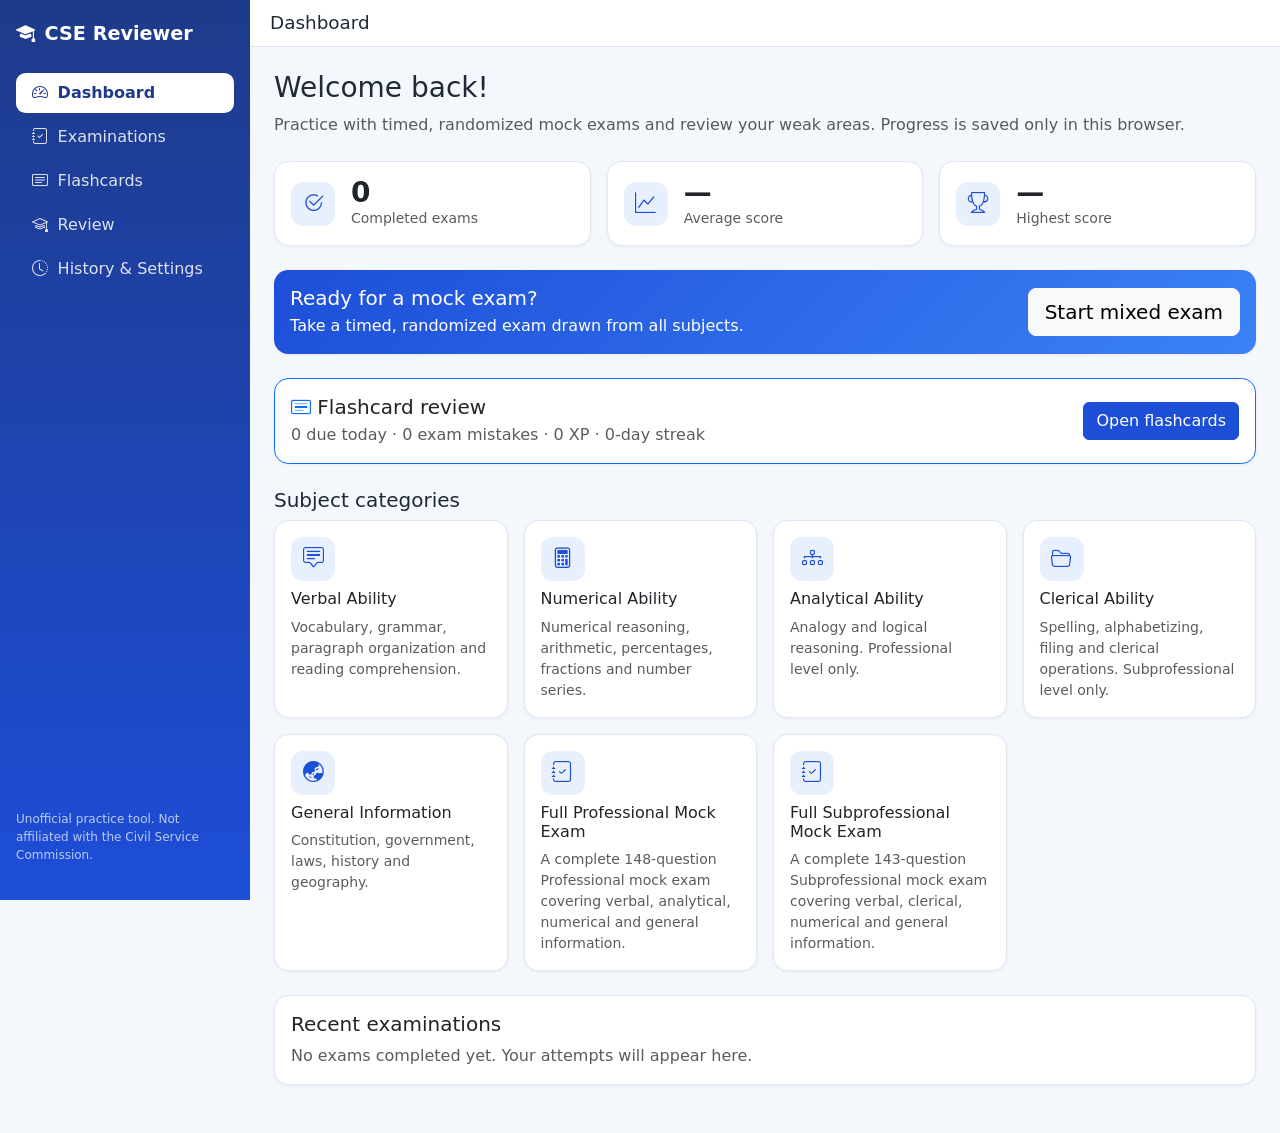
<file: index.html>
<!doctype html>
<html lang="en">
<head>
  <meta charset="utf-8">
  <meta name="viewport" content="width=device-width, initial-scale=1">
  <title>Dashboard · CSE Reviewer</title>
  <link href="https://cdn.jsdelivr.net/npm/bootstrap@5.3.3/dist/css/bootstrap.min.css" rel="stylesheet">
  <link href="https://cdn.jsdelivr.net/npm/bootstrap-icons@1.11.3/font/bootstrap-icons.min.css" rel="stylesheet">
  <link rel="stylesheet" href="assets/css/style.css">
  <link rel="stylesheet" href="assets/css/dashboard.css">
</head>
<body data-page="dashboard">
  <aside id="sidebar" class="sidebar" aria-label="Sidebar"></aside>
  <div class="main-area">
    <header class="topbar">
      <button id="menuToggle" class="btn btn-outline-primary d-lg-none" type="button" aria-label="Toggle navigation" aria-expanded="false"><i class="bi bi-list"></i></button>
      <h1>Dashboard</h1>
    </header>
    <main id="main" class="content">
      <section class="mb-4">
        <h2 class="h3">Welcome back!</h2>
        <p class="text-muted mb-0">Practice with timed, randomized mock exams and review your weak areas. Progress is saved only in this browser.</p>
      </section>
      <section class="row g-3 mb-4" id="stats" aria-label="Statistics"></section>
      <section class="mb-4" id="activeExam" aria-label="Start or continue an exam"></section>
      <section class="mb-4" id="flashcardSummary" aria-label="Flashcard review"></section>
      <section class="mb-4">
        <h2 class="h5">Subject categories</h2>
        <div class="row g-3" id="categories"></div>
      </section>
      <section class="card mb-4"><div class="card-body">
        <div class="d-flex justify-content-between align-items-center mb-2">
          <h2 class="h5 mb-0">Recent examinations</h2>
          <a id="recentLink" class="d-none small" href="history.html">View all</a>
        </div>
        <div id="recent"></div>
      </div></section>
    </main>
  </div>
  <script src="https://cdn.jsdelivr.net/npm/bootstrap@5.3.3/dist/js/bootstrap.bundle.min.js"></script>
  <script type="module" src="assets/js/app.js"></script>
</body>
</html>
</file>
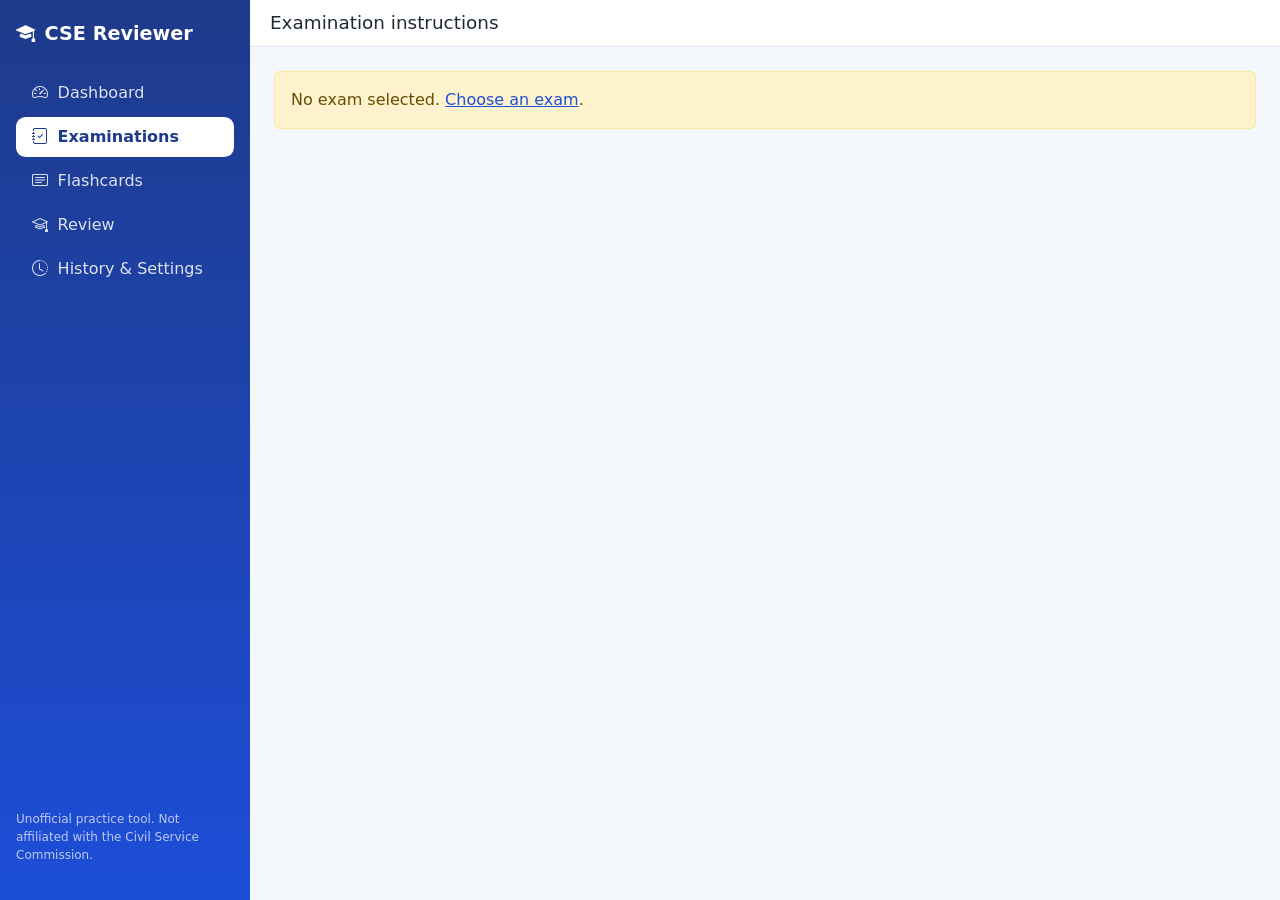
<file: exam-instructions.html>
<!doctype html>
<html lang="en">
<head>
  <meta charset="utf-8">
  <meta name="viewport" content="width=device-width, initial-scale=1">
  <title>Instructions · CSE Reviewer</title>
  <link href="https://cdn.jsdelivr.net/npm/bootstrap@5.3.3/dist/css/bootstrap.min.css" rel="stylesheet">
  <link href="https://cdn.jsdelivr.net/npm/bootstrap-icons@1.11.3/font/bootstrap-icons.min.css" rel="stylesheet">
  <link rel="stylesheet" href="assets/css/style.css">
  <link rel="stylesheet" href="assets/css/dashboard.css">
</head>
<body data-page="instructions" data-nav="exams">
  <aside id="sidebar" class="sidebar" aria-label="Sidebar"></aside>
  <div class="main-area">
    <header class="topbar">
      <button id="menuToggle" class="btn btn-outline-primary d-lg-none" type="button" aria-label="Toggle navigation" aria-expanded="false"><i class="bi bi-list"></i></button>
      <h1>Examination instructions</h1>
    </header>
    <main id="main" class="content">
      <div id="instructions"><div class="text-muted">Loading…</div></div>
    </main>
  </div>

  <div class="modal fade" id="startModal" tabindex="-1" aria-labelledby="startModalTitle" aria-hidden="true">
    <div class="modal-dialog modal-dialog-centered"><div class="modal-content">
      <div class="modal-header"><h2 class="modal-title h5" id="startModalTitle">Begin examination?</h2>
        <button type="button" class="btn-close" data-bs-dismiss="modal" aria-label="Close"></button></div>
      <div class="modal-body"><p id="startSummary"></p><p class="mb-0">The timer starts immediately and cannot be paused.</p></div>
      <div class="modal-footer">
        <button type="button" class="btn btn-outline-secondary" data-bs-dismiss="modal">Cancel</button>
        <button type="button" class="btn btn-primary" id="confirmStart">Yes, start now</button>
      </div>
    </div></div>
  </div>

  <script src="https://cdn.jsdelivr.net/npm/bootstrap@5.3.3/dist/js/bootstrap.bundle.min.js"></script>
  <script type="module" src="assets/js/app.js"></script>
</body>
</html>
</file>
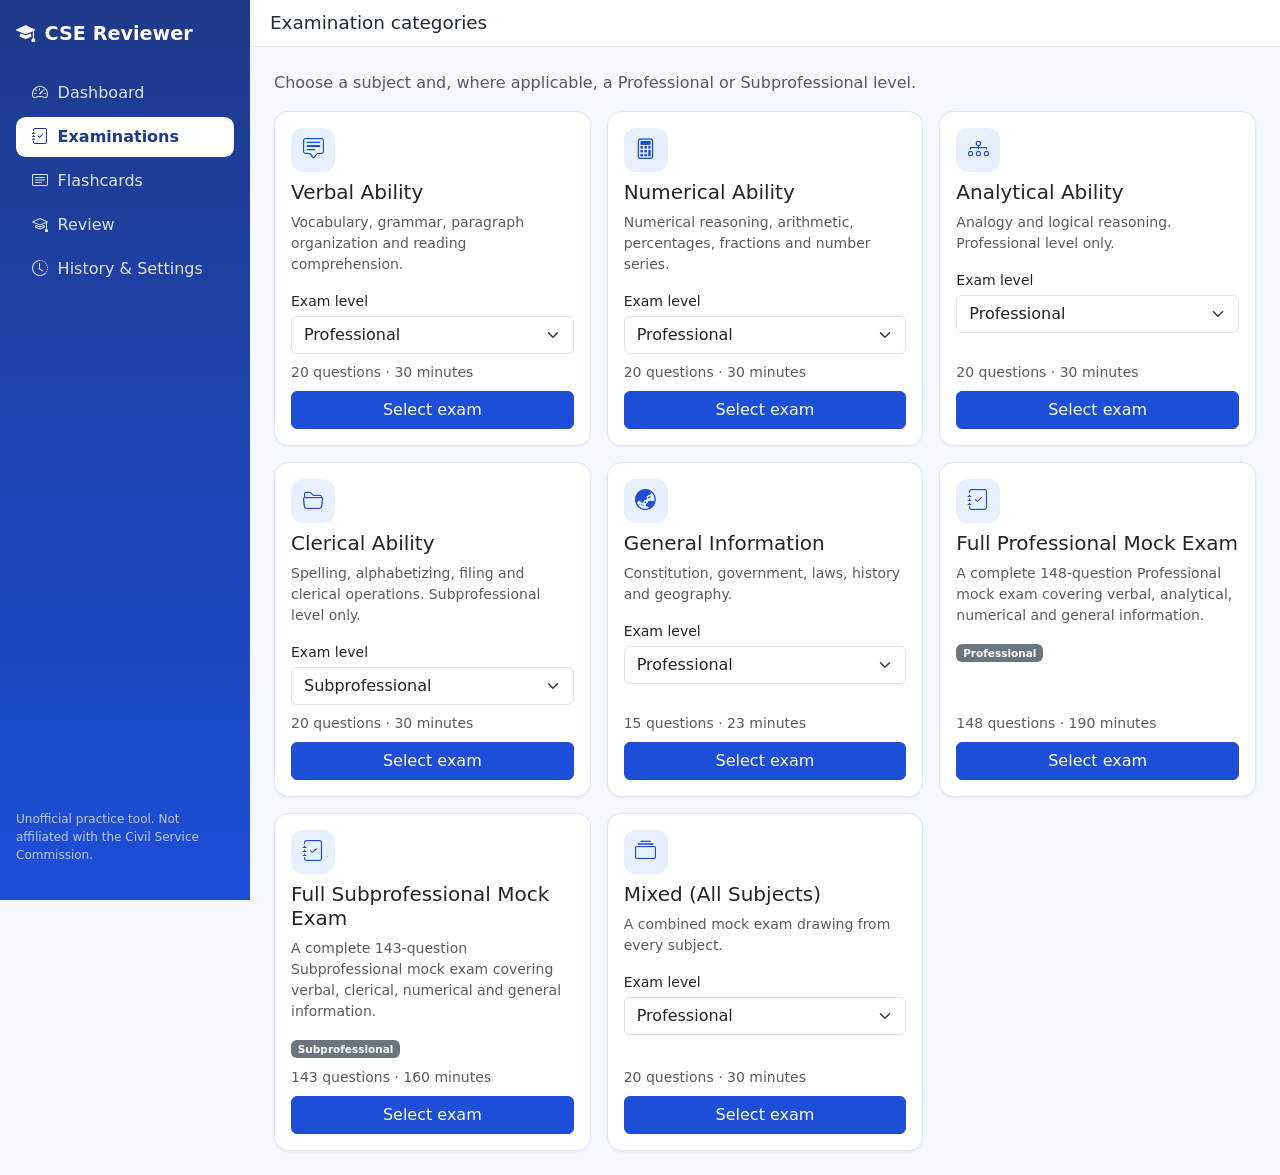
<file: exam.html>
<!doctype html>
<html lang="en">
<head>
  <meta charset="utf-8">
  <meta name="viewport" content="width=device-width, initial-scale=1">
  <title>Examination · CSE Reviewer</title>
  <link href="https://cdn.jsdelivr.net/npm/bootstrap@5.3.3/dist/css/bootstrap.min.css" rel="stylesheet">
  <link href="https://cdn.jsdelivr.net/npm/bootstrap-icons@1.11.3/font/bootstrap-icons.min.css" rel="stylesheet">
  <link rel="stylesheet" href="assets/css/style.css">
  <link rel="stylesheet" href="assets/css/exam.css">
</head>
<body data-page="exam" class="no-sidebar">
  <div class="main-area">
    <header class="exam-bar d-flex flex-wrap align-items-center justify-content-between gap-2">
      <div class="fw-semibold" id="examTitle">Examination</div>
      <div class="d-flex align-items-center gap-3">
        <span class="visually-hidden">Time remaining</span>
        <span id="timer" class="timer" role="timer">--:--</span>
        <button id="submitBtn" type="button" class="btn btn-light btn-sm fw-semibold">Submit exam</button>
      </div>
    </header>
    <main id="main" class="content">
      <div id="saveError" class="alert alert-danger d-none">Your result could not be saved (browser storage is unavailable or full). Free some space and try submitting again.</div>
      <div class="row g-3">
        <div class="col-12 col-lg-8">
          <section class="card"><div class="card-body">
            <div class="d-flex justify-content-between flex-wrap gap-2 mb-2">
              <h2 class="h6 text-primary mb-0" id="qCounter"></h2>
              <span class="small text-muted text-capitalize" id="qMeta"></span>
            </div>
            <div id="qContext"></div>
            <p class="q-text" id="qText"></p>
            <fieldset><legend class="visually-hidden">Answer choices</legend><div id="options"></div></fieldset>
            <div class="d-flex flex-wrap gap-2 mt-3">
              <button type="button" class="btn btn-outline-warning" id="markBtn" aria-pressed="false"></button>
              <button type="button" class="btn btn-outline-secondary" id="clearBtn"><i class="bi bi-eraser"></i> Clear answer</button>
              <div class="ms-auto d-flex gap-2">
                <button type="button" class="btn btn-outline-primary" id="prevBtn"><i class="bi bi-chevron-left"></i> Previous</button>
                <button type="button" class="btn btn-primary" id="nextBtn">Next <i class="bi bi-chevron-right"></i></button>
              </div>
            </div>
          </div></section>
        </div>
        <div class="col-12 col-lg-4">
          <aside class="card" aria-label="Question navigator"><div class="card-body">
            <h2 class="h6">Question navigator</h2>
            <div class="progress mb-1" role="progressbar" aria-label="Answered questions" aria-valuemin="0" aria-valuenow="0"><div class="progress-bar" id="progressBar"></div></div>
            <div class="small text-muted mb-3" id="progressText"></div>
            <div id="navigator" class="mb-3"></div>
            <div class="legend"><span><i class="a"></i>Answered</span><span><i></i>Unanswered</span><span><i class="m"></i>Marked</span></div>
          </div></aside>
        </div>
      </div>
    </main>
  </div>

  <div class="modal fade" id="submitModal" tabindex="-1" aria-labelledby="submitModalTitle" aria-hidden="true">
    <div class="modal-dialog modal-dialog-centered"><div class="modal-content">
      <div class="modal-header"><h2 class="modal-title h5" id="submitModalTitle">Submit your exam?</h2>
        <button type="button" class="btn-close" data-bs-dismiss="modal" aria-label="Close"></button></div>
      <div class="modal-body"><div id="submitSummary" class="mb-2"></div><p class="mb-0 text-muted small">You cannot change answers after submitting.</p></div>
      <div class="modal-footer">
        <button type="button" class="btn btn-outline-secondary" data-bs-dismiss="modal">Keep working</button>
        <button type="button" class="btn btn-primary" id="confirmSubmit">Submit now</button>
      </div>
    </div></div>
  </div>

  <script src="https://cdn.jsdelivr.net/npm/bootstrap@5.3.3/dist/js/bootstrap.bundle.min.js"></script>
  <script type="module" src="assets/js/app.js"></script>
</body>
</html>
</file>
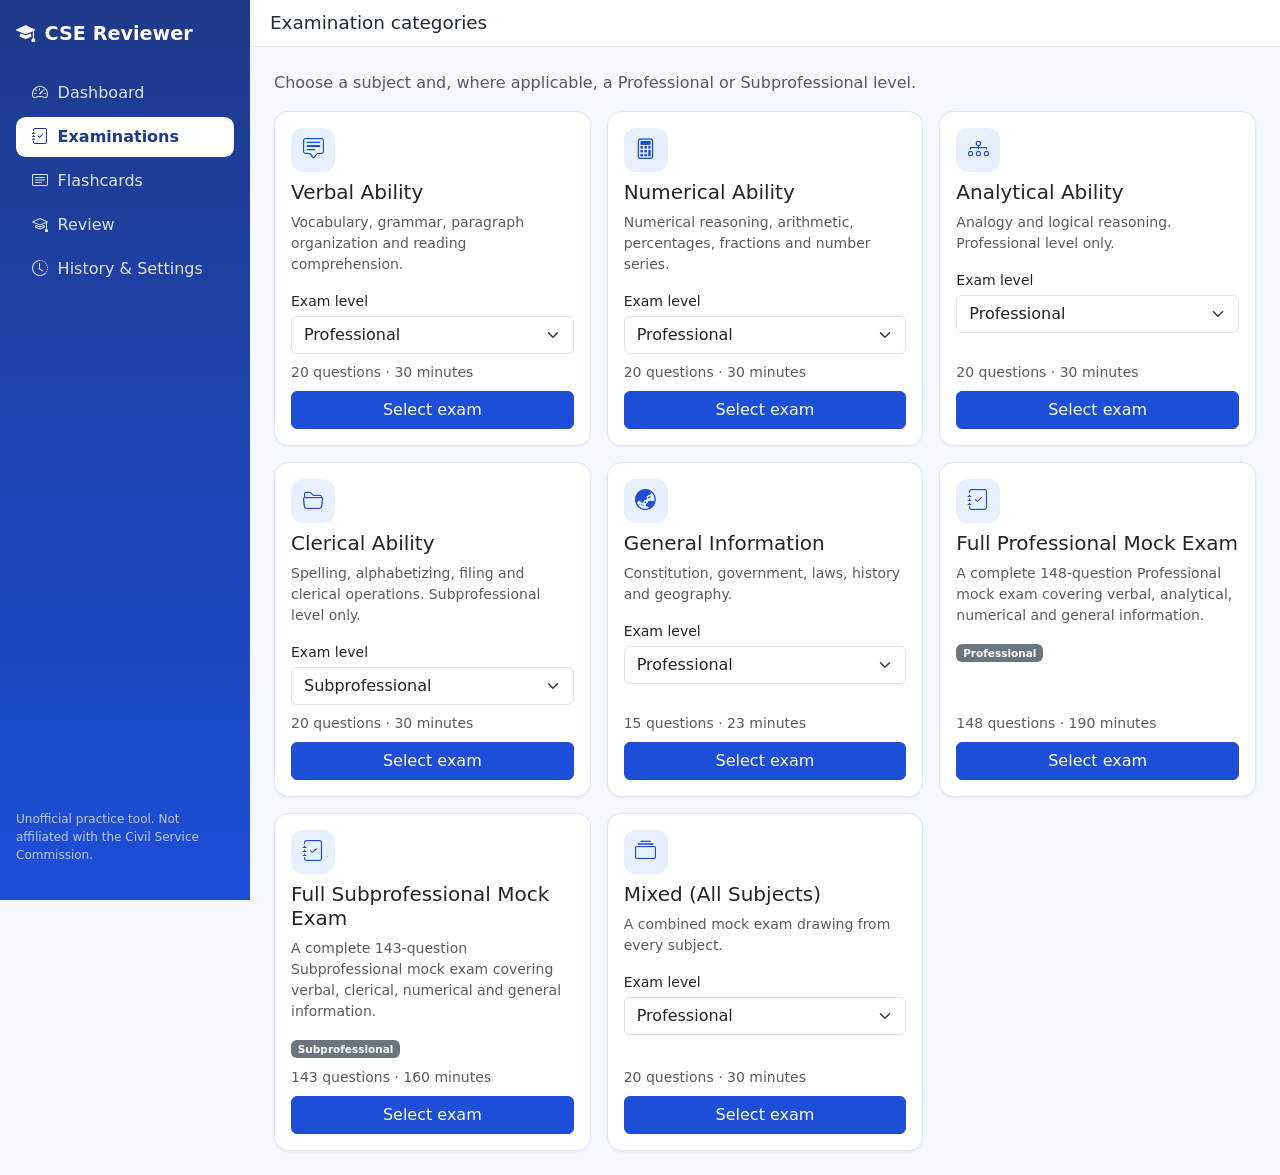
<file: exams.html>
<!doctype html>
<html lang="en">
<head>
  <meta charset="utf-8">
  <meta name="viewport" content="width=device-width, initial-scale=1">
  <title>Examinations · CSE Reviewer</title>
  <link href="https://cdn.jsdelivr.net/npm/bootstrap@5.3.3/dist/css/bootstrap.min.css" rel="stylesheet">
  <link href="https://cdn.jsdelivr.net/npm/bootstrap-icons@1.11.3/font/bootstrap-icons.min.css" rel="stylesheet">
  <link rel="stylesheet" href="assets/css/style.css">
  <link rel="stylesheet" href="assets/css/dashboard.css">
</head>
<body data-page="exams">
  <aside id="sidebar" class="sidebar" aria-label="Sidebar"></aside>
  <div class="main-area">
    <header class="topbar">
      <button id="menuToggle" class="btn btn-outline-primary d-lg-none" type="button" aria-label="Toggle navigation" aria-expanded="false"><i class="bi bi-list"></i></button>
      <h1>Examination categories</h1>
    </header>
    <main id="main" class="content">
      <p class="text-muted">Choose a subject and, where applicable, a Professional or Subprofessional level.</p>
      <div id="catalogError"></div>
      <div class="row g-3" id="catalog"></div>
    </main>
  </div>
  <script src="https://cdn.jsdelivr.net/npm/bootstrap@5.3.3/dist/js/bootstrap.bundle.min.js"></script>
  <script type="module" src="assets/js/app.js"></script>
</body>
</html>
</file>
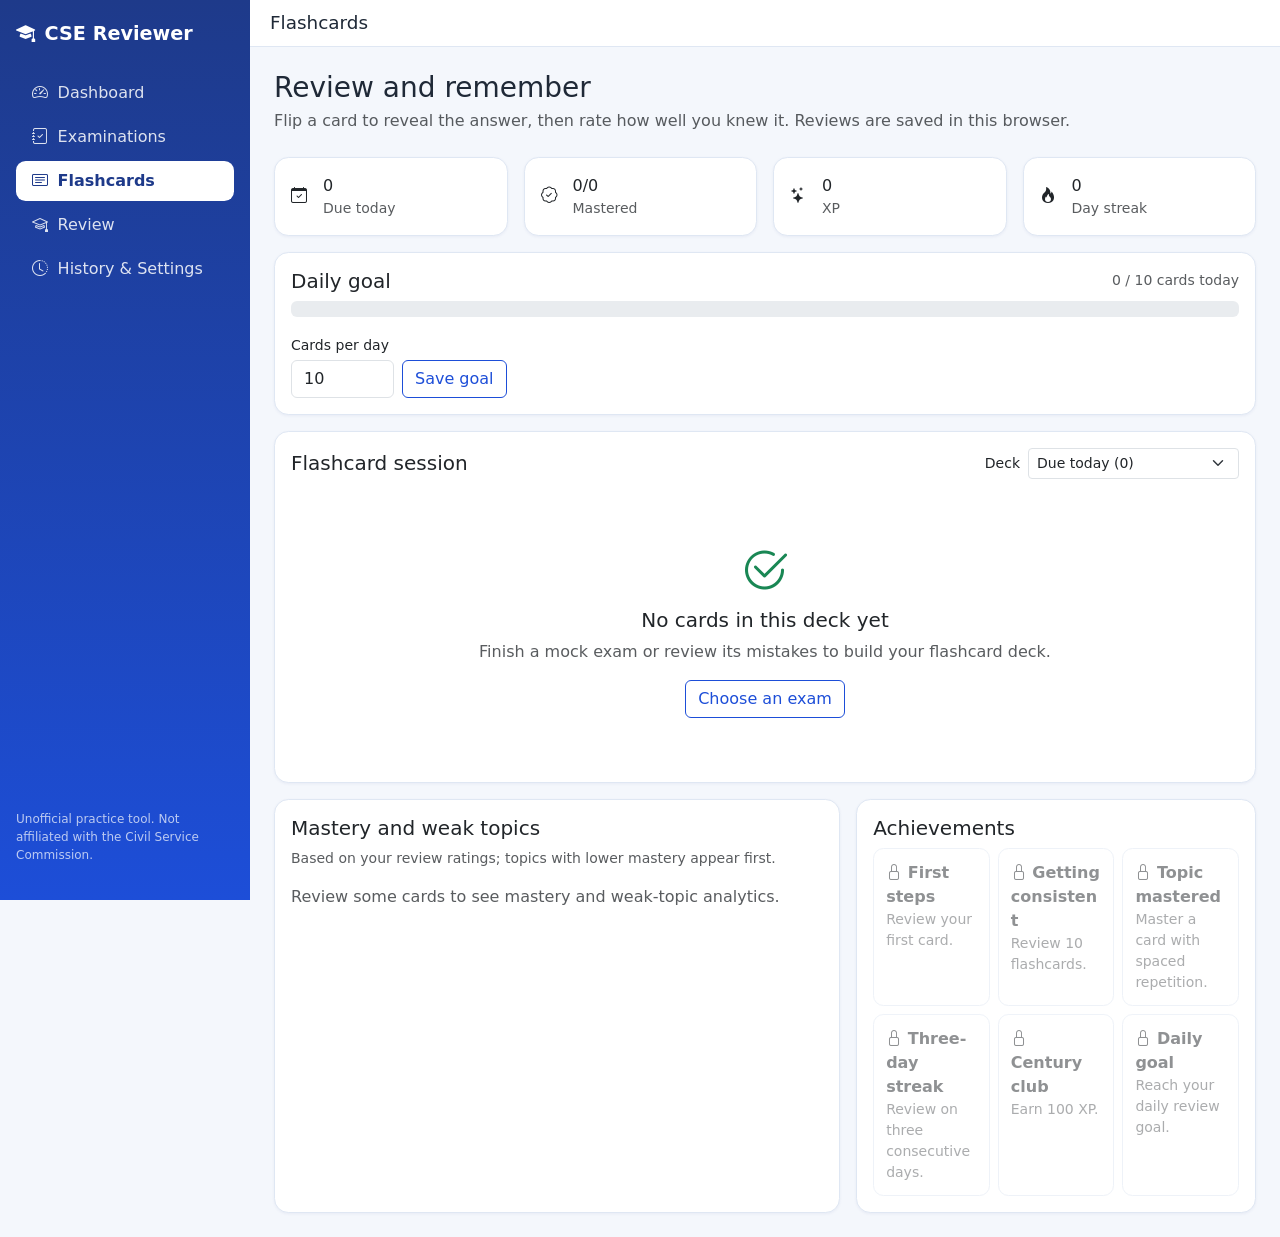
<file: flashcards.html>
<!doctype html>
<html lang="en">
<head>
  <meta charset="utf-8">
  <meta name="viewport" content="width=device-width, initial-scale=1">
  <title>Flashcards · CSE Reviewer</title>
  <link href="https://cdn.jsdelivr.net/npm/bootstrap@5.3.3/dist/css/bootstrap.min.css" rel="stylesheet">
  <link href="https://cdn.jsdelivr.net/npm/bootstrap-icons@1.11.3/font/bootstrap-icons.min.css" rel="stylesheet">
  <link rel="stylesheet" href="assets/css/style.css">
  <link rel="stylesheet" href="assets/css/flashcards.css">
</head>
<body data-page="flashcards">
  <aside id="sidebar" class="sidebar" aria-label="Sidebar"></aside>
  <div class="main-area">
    <header class="topbar">
      <button id="menuToggle" class="btn btn-outline-primary d-lg-none" type="button" aria-label="Toggle navigation" aria-expanded="false"><i class="bi bi-list"></i></button>
      <h1>Flashcards</h1>
    </header>
    <main id="main" class="content">
      <div id="flashcards"></div>
    </main>
  </div>
  <script type="module" src="assets/js/app.js"></script>
</body>
</html>
</file>
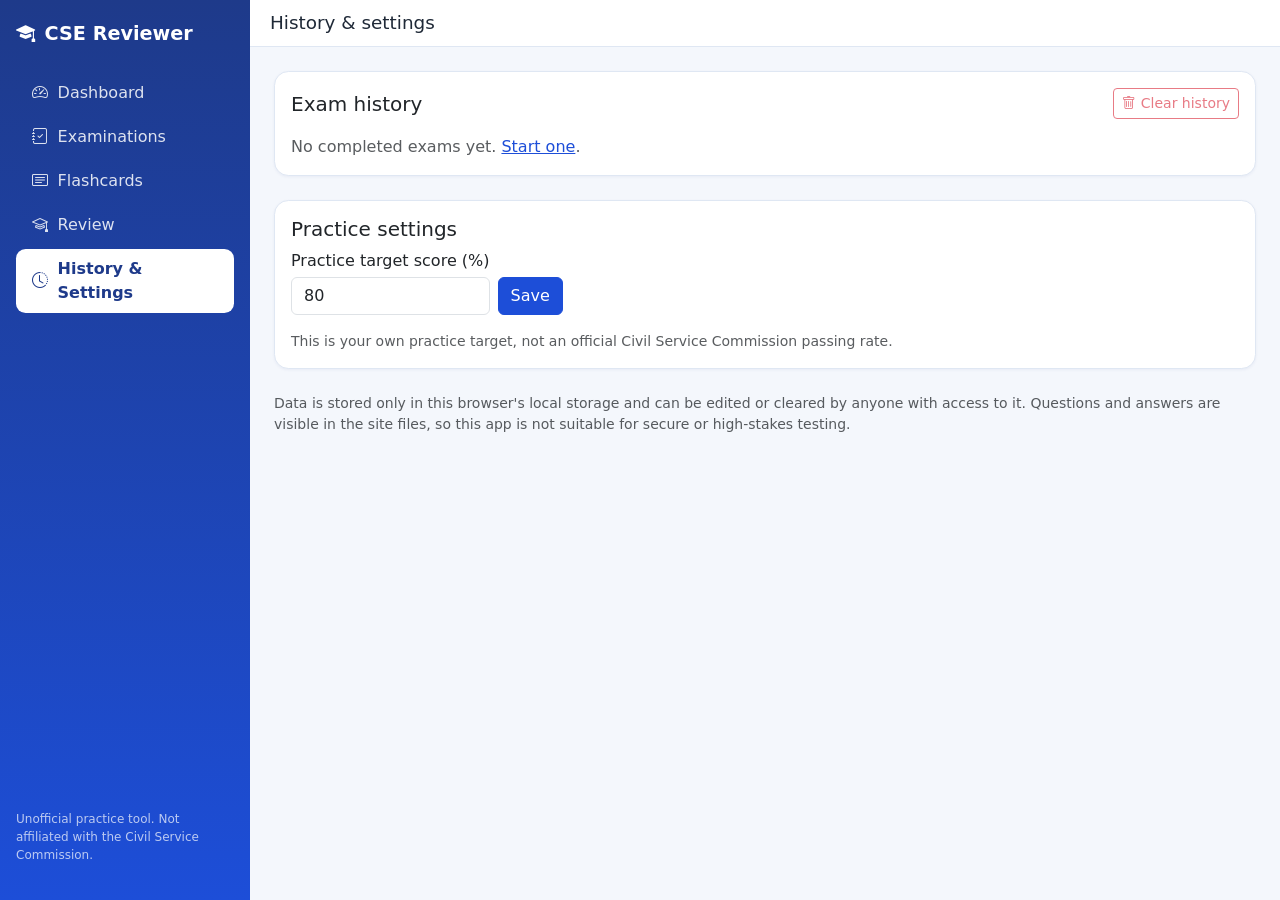
<file: history.html>
<!doctype html>
<html lang="en">
<head>
  <meta charset="utf-8">
  <meta name="viewport" content="width=device-width, initial-scale=1">
  <title>History &amp; Settings · CSE Reviewer</title>
  <link href="https://cdn.jsdelivr.net/npm/bootstrap@5.3.3/dist/css/bootstrap.min.css" rel="stylesheet">
  <link href="https://cdn.jsdelivr.net/npm/bootstrap-icons@1.11.3/font/bootstrap-icons.min.css" rel="stylesheet">
  <link rel="stylesheet" href="assets/css/style.css">
  <link rel="stylesheet" href="assets/css/dashboard.css">
</head>
<body data-page="history">
  <aside id="sidebar" class="sidebar" aria-label="Sidebar"></aside>
  <div class="main-area">
    <header class="topbar">
      <button id="menuToggle" class="btn btn-outline-primary d-lg-none" type="button" aria-label="Toggle navigation" aria-expanded="false"><i class="bi bi-list"></i></button>
      <h1>History &amp; settings</h1>
    </header>
    <main id="main" class="content">
      <section class="card mb-4"><div class="card-body">
        <div class="d-flex justify-content-between align-items-center mb-3">
          <h2 class="h5 mb-0">Exam history</h2>
          <button id="clearHistory" type="button" class="btn btn-outline-danger btn-sm"><i class="bi bi-trash"></i> Clear history</button>
        </div>
        <div id="historyBody"></div>
      </div></section>
      <section class="card mb-4"><div class="card-body">
        <h2 class="h5">Practice settings</h2>
        <form id="prefsForm" class="row g-2 align-items-end">
          <div class="col-auto">
            <label for="threshold" class="form-label mb-1">Practice target score (%)</label>
            <input id="threshold" class="form-control" type="number" min="1" max="100" step="1" required>
          </div>
          <div class="col-auto"><button class="btn btn-primary" type="submit">Save</button></div>
          <div class="col-12"><span id="prefsMsg" role="status"></span></div>
        </form>
        <p class="small text-muted mt-2 mb-0">This is your own practice target, not an official Civil Service Commission passing rate.</p>
      </div></section>
      <p class="small text-muted">Data is stored only in this browser's local storage and can be edited or cleared by anyone with access to it. Questions and answers are visible in the site files, so this app is not suitable for secure or high-stakes testing.</p>
    </main>
  </div>
  <script src="https://cdn.jsdelivr.net/npm/bootstrap@5.3.3/dist/js/bootstrap.bundle.min.js"></script>
  <script type="module" src="assets/js/app.js"></script>
</body>
</html>
</file>
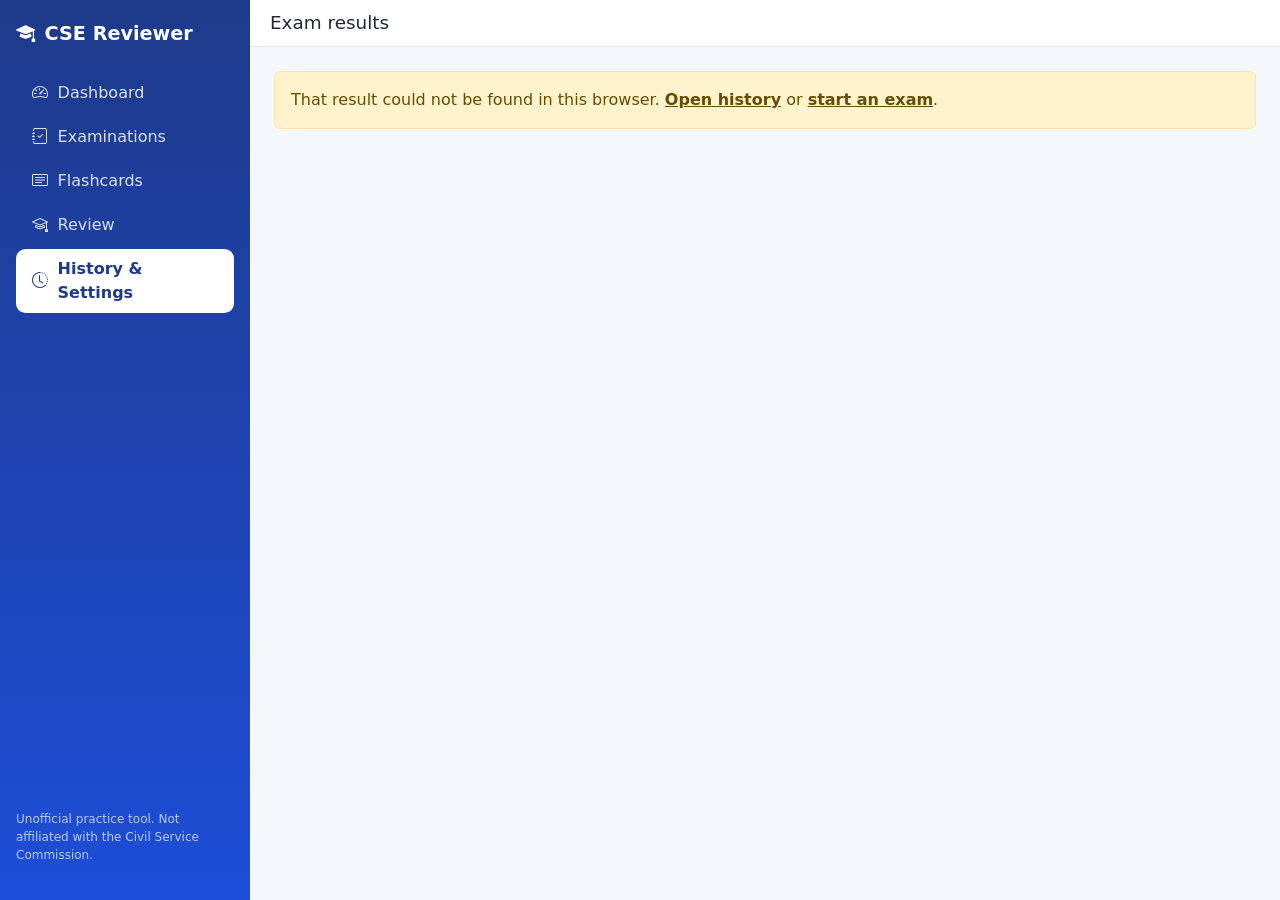
<file: result.html>
<!doctype html>
<html lang="en">
<head>
  <meta charset="utf-8">
  <meta name="viewport" content="width=device-width, initial-scale=1">
  <title>Results · CSE Reviewer</title>
  <link href="https://cdn.jsdelivr.net/npm/bootstrap@5.3.3/dist/css/bootstrap.min.css" rel="stylesheet">
  <link href="https://cdn.jsdelivr.net/npm/bootstrap-icons@1.11.3/font/bootstrap-icons.min.css" rel="stylesheet">
  <link rel="stylesheet" href="assets/css/style.css">
  <link rel="stylesheet" href="assets/css/dashboard.css">
</head>
<body data-page="result" data-nav="history">
  <aside id="sidebar" class="sidebar" aria-label="Sidebar"></aside>
  <div class="main-area">
    <header class="topbar">
      <button id="menuToggle" class="btn btn-outline-primary d-lg-none" type="button" aria-label="Toggle navigation" aria-expanded="false"><i class="bi bi-list"></i></button>
      <h1>Exam results</h1>
    </header>
    <main id="main" class="content"><div id="result"></div></main>
  </div>
  <script src="https://cdn.jsdelivr.net/npm/bootstrap@5.3.3/dist/js/bootstrap.bundle.min.js"></script>
  <script type="module" src="assets/js/app.js"></script>
</body>
</html>
</file>
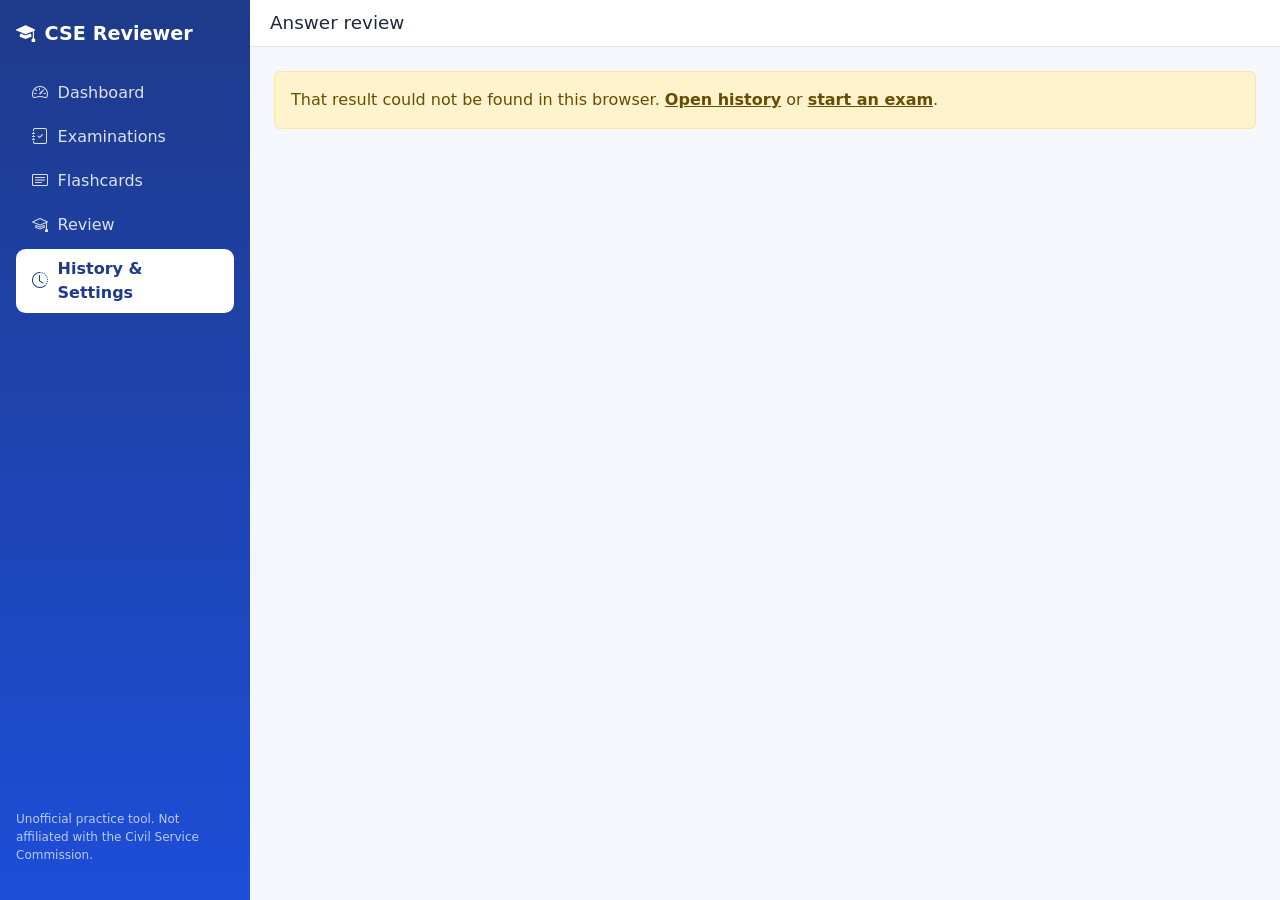
<file: review.html>
<!doctype html>
<html lang="en">
<head>
  <meta charset="utf-8">
  <meta name="viewport" content="width=device-width, initial-scale=1">
  <title>Answer review · CSE Reviewer</title>
  <link href="https://cdn.jsdelivr.net/npm/bootstrap@5.3.3/dist/css/bootstrap.min.css" rel="stylesheet">
  <link href="https://cdn.jsdelivr.net/npm/bootstrap-icons@1.11.3/font/bootstrap-icons.min.css" rel="stylesheet">
  <link rel="stylesheet" href="assets/css/style.css">
  <link rel="stylesheet" href="assets/css/dashboard.css">
  <link rel="stylesheet" href="assets/css/exam.css">
</head>
<body data-page="review" data-nav="history">
  <aside id="sidebar" class="sidebar" aria-label="Sidebar"></aside>
  <div class="main-area">
    <header class="topbar">
      <button id="menuToggle" class="btn btn-outline-primary d-lg-none" type="button" aria-label="Toggle navigation" aria-expanded="false"><i class="bi bi-list"></i></button>
      <h1>Answer review</h1>
    </header>
    <main id="main" class="content"><div id="review"></div></main>
  </div>
  <script src="https://cdn.jsdelivr.net/npm/bootstrap@5.3.3/dist/js/bootstrap.bundle.min.js"></script>
  <script type="module" src="assets/js/app.js"></script>
</body>
</html>
</file>
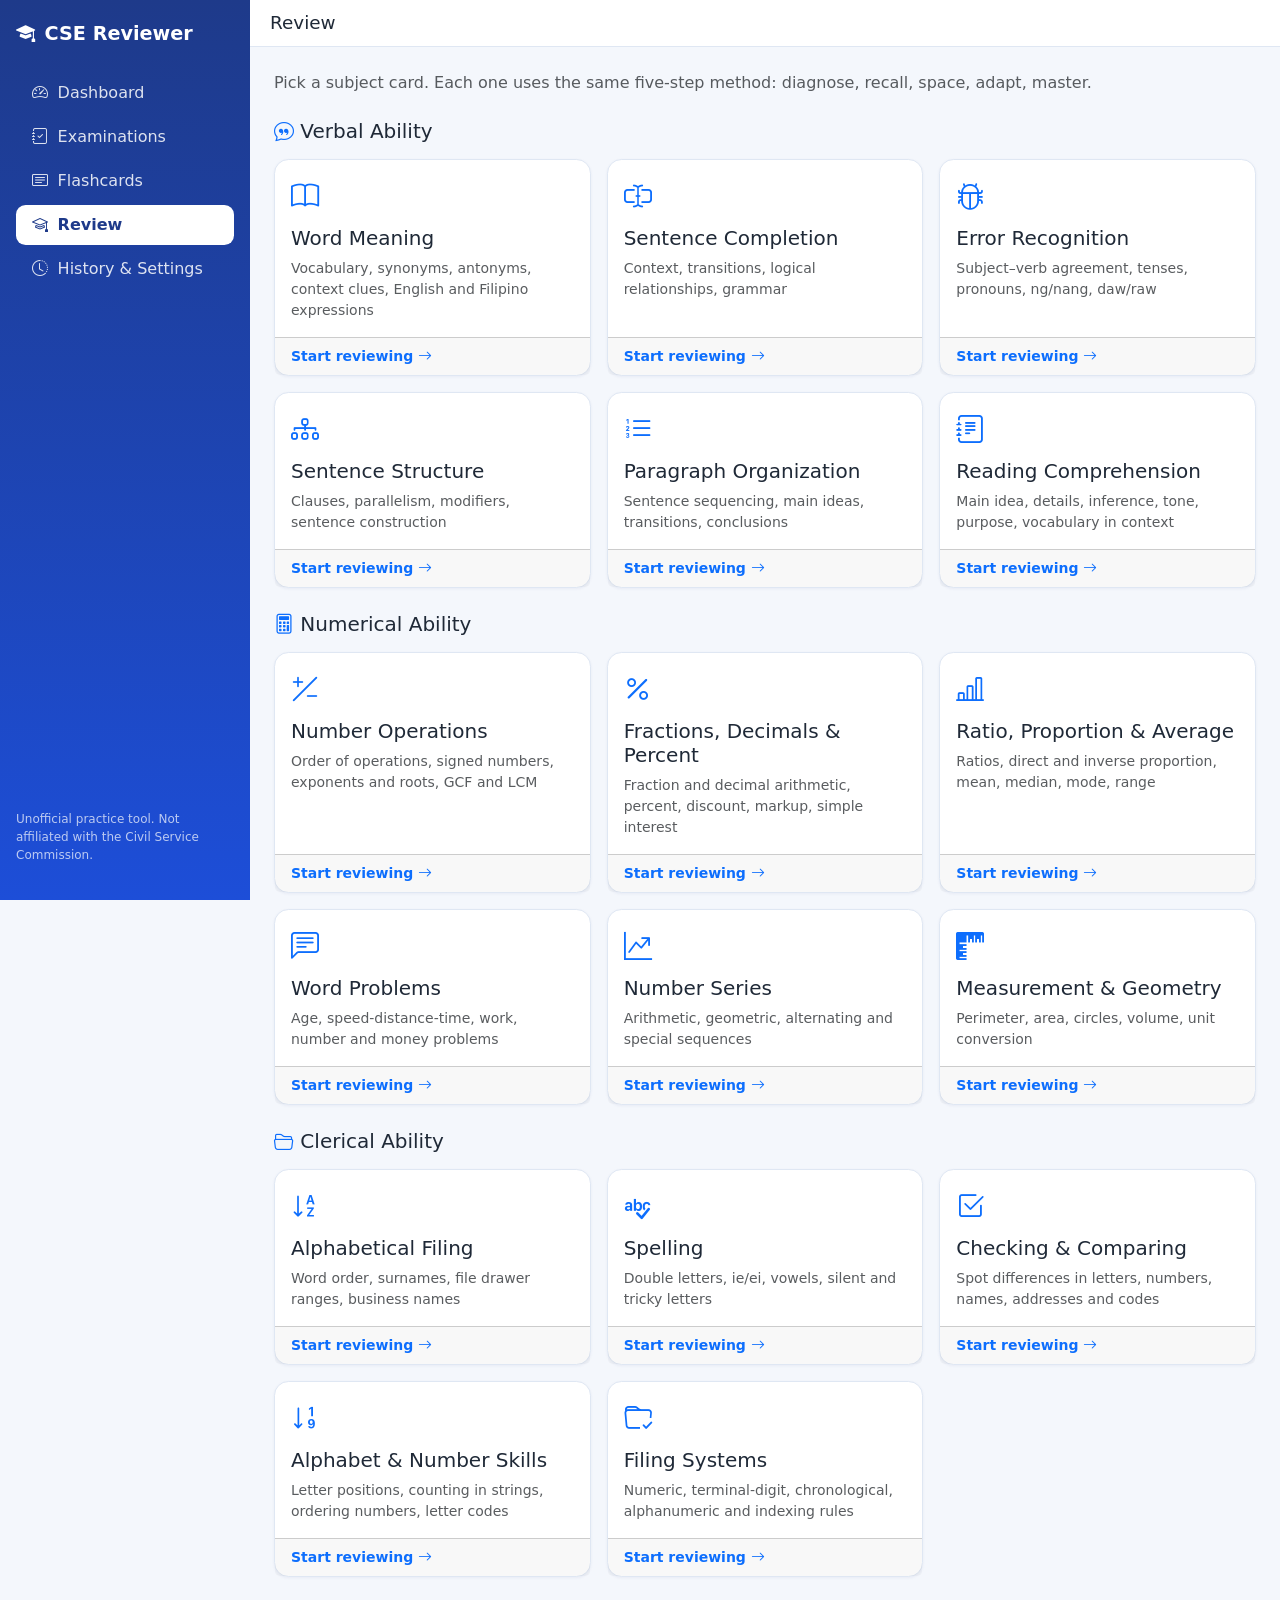
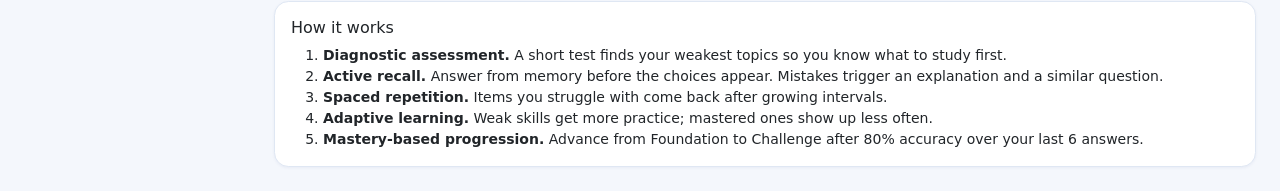
<file: study.html>
<!doctype html>
<html lang="en">
<head>
  <meta charset="utf-8">
  <meta name="viewport" content="width=device-width, initial-scale=1">
  <title>Review · CSE Reviewer</title>
  <link href="https://cdn.jsdelivr.net/npm/bootstrap@5.3.3/dist/css/bootstrap.min.css" rel="stylesheet">
  <link href="https://cdn.jsdelivr.net/npm/bootstrap-icons@1.11.3/font/bootstrap-icons.min.css" rel="stylesheet">
  <link rel="stylesheet" href="assets/css/style.css">
  <link rel="stylesheet" href="assets/css/study.css">
</head>
<body data-page="study">
  <aside id="sidebar" class="sidebar" aria-label="Sidebar"></aside>
  <div class="main-area">
    <header class="topbar">
      <button id="menuToggle" class="btn btn-outline-primary d-lg-none" type="button" aria-label="Toggle navigation" aria-expanded="false"><i class="bi bi-list"></i></button>
      <h1 id="studyTitle">Review</h1>
    </header>
    <main id="main" class="content">
      <div id="study"></div>
    </main>
  </div>
  <script type="module" src="assets/js/app.js"></script>
</body>
</html>
</file>
<file: assets/css/style.css>
:root { --brand: #1d4ed8; --brand-dark: #1e3a8a; --brand-soft: #e8f0fe; --bg: #f4f7fc; --sidebar-w: 250px; }
body { background: var(--bg); font-family: system-ui, -apple-system, "Segoe UI", Roboto, sans-serif; color: #1f2937; }
.btn-primary { --bs-btn-bg: var(--brand); --bs-btn-border-color: var(--brand); --bs-btn-hover-bg: var(--brand-dark); --bs-btn-hover-border-color: var(--brand-dark); --bs-btn-active-bg: var(--brand-dark); }
.btn-outline-primary { --bs-btn-color: var(--brand); --bs-btn-border-color: var(--brand); --bs-btn-hover-bg: var(--brand); --bs-btn-hover-border-color: var(--brand); --bs-btn-active-bg: var(--brand); }
a { color: var(--brand); }
.card { border: 1px solid #dfe7f3; border-radius: .9rem; box-shadow: 0 1px 3px rgba(30, 58, 138, .06); }

.sidebar { position: fixed; inset: 0 auto 0 0; width: var(--sidebar-w); background: linear-gradient(180deg, var(--brand-dark), var(--brand)); color: #fff; padding: 1.25rem 1rem; display: flex; flex-direction: column; gap: 1.5rem; z-index: 1040; transition: transform .2s; }
.brand { color: #fff; text-decoration: none; font-weight: 700; font-size: 1.2rem; display: flex; gap: .6rem; align-items: center; }
.sidebar .nav-link { color: rgba(255, 255, 255, .85); border-radius: .6rem; display: flex; gap: .6rem; align-items: center; }
.sidebar .nav-link:hover, .sidebar .nav-link:focus-visible { background: rgba(255, 255, 255, .15); color: #fff; }
.sidebar .nav-link.active { background: #fff; color: var(--brand-dark); font-weight: 600; }
.sidebar .nav-link.resume { background: rgba(255, 255, 255, .18); }
.sidebar-note { margin-top: auto; font-size: .75rem; color: rgba(255, 255, 255, .7); }
.sidebar-backdrop { display: none; }
.main-area { margin-left: var(--sidebar-w); min-height: 100vh; }
.topbar { background: #fff; border-bottom: 1px solid #dfe7f3; padding: .75rem 1.25rem; display: flex; align-items: center; gap: .75rem; position: sticky; top: 0; z-index: 1030; }
.topbar h1 { font-size: 1.15rem; margin: 0; }
.content { padding: 1.5rem; max-width: 1100px; margin: 0 auto; }
.no-sidebar .main-area { margin-left: 0; }
.explanation { background: var(--brand-soft); border-radius: .6rem; padding: .75rem 1rem; margin-top: .75rem; }
.explanation-blackboard { background: var(--brand-soft); color: inherit; }
.equation-board { margin-top: .45rem; font-size: 1rem; line-height: 1.5; }
.equation-board:not(:has(.board-text, .board-step)) { white-space: pre-line; }
.equation-board .board-text { margin: .5rem 0 .2rem; }
.equation-board .board-step { display: flex; align-items: baseline; gap: .75rem; }
.equation-board .step-no { color: #1d2cc4; font-family: "Times New Roman", serif; font-size: 1.15rem; min-width: 1.5rem; }
.equation-board .eq { overflow-x: auto; overflow-y: hidden; padding: .15rem 0; }
.equation-board .eq code { white-space: pre; font-size: .9rem; }
.equation-board .katex { font-size: 1.2em; }
.equation-board .board-answer { margin-top: .6rem; font-weight: 600; }

@media (max-width: 991.98px) {
  .sidebar { transform: translateX(-100%); }
  .sidebar-open .sidebar { transform: none; }
  .sidebar-open .sidebar-backdrop { display: block; position: fixed; inset: 0; background: rgba(0, 0, 0, .45); z-index: 1035; }
  .main-area { margin-left: 0; }
  .content { padding: 1rem; }
}
</file>
<file: assets/css/dashboard.css>
.hero-card { background: linear-gradient(135deg, var(--brand), #3b82f6); color: #fff; border: 0; }
.stat-icon { width: 2.75rem; height: 2.75rem; border-radius: .75rem; background: var(--brand-soft); color: var(--brand); display: grid; place-items: center; font-size: 1.3rem; flex: none; }
.stat-value { font-size: 1.75rem; font-weight: 700; line-height: 1.1; }
.category-card { transition: transform .15s, box-shadow .15s; }
.category-card:hover { transform: translateY(-2px); box-shadow: 0 6px 16px rgba(30, 58, 138, .12); }
.info-tile { background: var(--brand-soft); border-radius: .8rem; padding: 1rem; text-align: center; display: flex; flex-direction: column; gap: .15rem; height: 100%; }
.info-tile i { font-size: 1.5rem; color: var(--brand); }
.info-tile strong { font-size: 1.2rem; }
.info-tile span { font-size: .85rem; color: #6b7280; }
.rules li { margin-bottom: .4rem; }
.score-ring { --p: 0; width: 140px; height: 140px; border-radius: 50%; display: inline-grid; place-items: center; background: conic-gradient(var(--brand) calc(var(--p) * 1%), #dbe5f5 0); position: relative; }
.score-ring::before { content: ""; position: absolute; inset: 14px; background: #fff; border-radius: 50%; }
.score-ring span { position: relative; font-size: 1.9rem; font-weight: 700; color: var(--brand-dark); }
.table > :not(caption) > * > * { padding: .75rem .6rem; }
</file>
<file: assets/css/exam.css>
.exam-bar { background: var(--brand-dark); color: #fff; padding: .6rem 1rem; position: sticky; top: 0; z-index: 1030; }
.timer { font-variant-numeric: tabular-nums; font-size: 1.35rem; font-weight: 700; background: rgba(255, 255, 255, .15); padding: .15rem .7rem; border-radius: .5rem; }
.timer.timer-warning { background: #f59e0b; color: #111; }
.timer.timer-danger { background: #dc2626; color: #fff; }
.q-text { font-size: 1.15rem; white-space: pre-line; }
.option-item { display: flex; align-items: center; gap: .75rem; padding: .8rem 1rem; border: 2px solid #dfe7f3; border-radius: .75rem; margin-bottom: .6rem; cursor: pointer; background: #fff; }
.option-item:hover { border-color: #93b4f5; }
.option-item:has(input:checked) { border-color: var(--brand); background: var(--brand-soft); }
.option-item:has(input:focus-visible) { outline: 3px solid #93b4f5; }
.option-item input { flex: none; margin: 0; }
.option-letter { width: 1.9rem; height: 1.9rem; border-radius: 50%; background: #e5ecf6; display: inline-grid; place-items: center; font-weight: 600; font-size: .85rem; flex: none; }
#navigator { display: grid; grid-template-columns: repeat(auto-fill, minmax(2.6rem, 1fr)); gap: .4rem; }
.nav-q { border: 2px solid #cbd5e1; background: #fff; border-radius: .5rem; height: 2.6rem; font-weight: 600; position: relative; }
.nav-q.answered { background: var(--brand); border-color: var(--brand); color: #fff; }
.nav-q.marked::after { content: ""; position: absolute; top: -5px; right: -5px; width: 12px; height: 12px; border-radius: 50%; background: #f59e0b; border: 2px solid #fff; }
.nav-q.current { outline: 3px solid #93b4f5; outline-offset: 1px; }
.legend span { display: inline-flex; align-items: center; gap: .35rem; font-size: .8rem; margin-right: .75rem; }
.legend i { width: 1rem; height: 1rem; border-radius: .25rem; border: 2px solid #cbd5e1; display: inline-block; }
.legend i.a { background: var(--brand); border-color: var(--brand); }
.legend i.m { background: #f59e0b; border-color: #f59e0b; border-radius: 50%; }
.review-card { border-left: 5px solid #9ca3af; }
.review-card.correct { border-left-color: #16a34a; }
.review-card.incorrect { border-left-color: #dc2626; }
.review-option { display: flex; align-items: center; gap: .6rem; padding: .5rem .75rem; border: 1px solid #e5e7eb; border-radius: .6rem; margin-bottom: .4rem; }
.review-option.correct { background: #dcfce7; border-color: #16a34a; }
.review-option.wrong { background: #fee2e2; border-color: #dc2626; }
.explanation { background: var(--brand-soft); border-radius: .6rem; padding: .75rem 1rem; }
</file>
<file: assets/css/flashcards.css>
.flashcard { perspective: 1200px; min-height: 330px; cursor: pointer; }
.flashcard-inner { min-height: 330px; position: relative; transform-style: preserve-3d; transition: transform .45s ease; }
.flashcard.is-flipped .flashcard-inner { transform: rotateY(180deg); }
.flashcard-face { position: absolute; inset: 0; backface-visibility: hidden; -webkit-backface-visibility: hidden; border: 1px solid #dfe7f3; border-radius: .9rem; background: #fff; box-shadow: 0 1px 3px rgba(30, 58, 138, .06); padding: clamp(1.25rem, 4vw, 2.25rem); display: flex; flex-direction: column; justify-content: safe center; overflow-y: auto; }
.flashcard-face[hidden] { display: none !important; }
.flashcard-back { transform: rotateY(180deg); background: #f8fbff; }
.flashcard-prompt { font-size: clamp(1.15rem, 2.5vw, 1.6rem); white-space: pre-line; }
.flashcard-choice { padding: .4rem .7rem; border: 1px solid #e5e7eb; border-radius: .5rem; }
.flashcard-choice.missed { border-color: #dc2626; background: #fef2f2; }
.flashcard-choice.answer { border-color: #16a34a; background: #dcfce7; }
.rating-btn { min-width: 6.4rem; }
.rating-again { --bs-btn-color: #b91c1c; --bs-btn-border-color: #fca5a5; }
.rating-hard { --bs-btn-color: #b45309; --bs-btn-border-color: #fcd34d; }
.rating-good { --bs-btn-color: #15803d; --bs-btn-border-color: #86efac; }
.rating-easy { --bs-btn-color: #1d4ed8; --bs-btn-border-color: #93c5fd; }
.achievement-item { min-height: 100%; border: 1px solid #dfe7f3; border-radius: .65rem; padding: .75rem; }
.achievement-item.locked { opacity: .5; }
.topic-row { display: grid; grid-template-columns: minmax(7rem, 1fr) 3fr 3rem; gap: .75rem; align-items: center; }
@media (prefers-reduced-motion: reduce) {
  .flashcard-inner { transition: none; }
}

.flashcard-face .q-passage { flex: 0 0 auto; max-height: 11rem; overflow-y: auto; white-space: pre-line; display: block; font-size: .85rem; text-align: left; }
.flashcard-face img { flex: 0 0 auto; max-height: 14rem; object-fit: contain; }
</file>
<file: assets/css/study.css>
.study-module { transition: box-shadow .15s, transform .15s; color: inherit; }
a.study-module:hover { box-shadow: 0 .5rem 1rem rgba(0, 0, 0, .12); transform: translateY(-2px); }
.study-module.disabled { opacity: .6; }
.study-question { font-size: 1.1rem; white-space: pre-line; }
.study-passage { max-height: 18rem; overflow-y: auto; white-space: pre-line; font-size: .95rem; }
.topic-row { display: grid; grid-template-columns: minmax(8rem, 12rem) 1fr 3.5rem; align-items: center; gap: .75rem; }
.choice { white-space: normal; }
</file>
